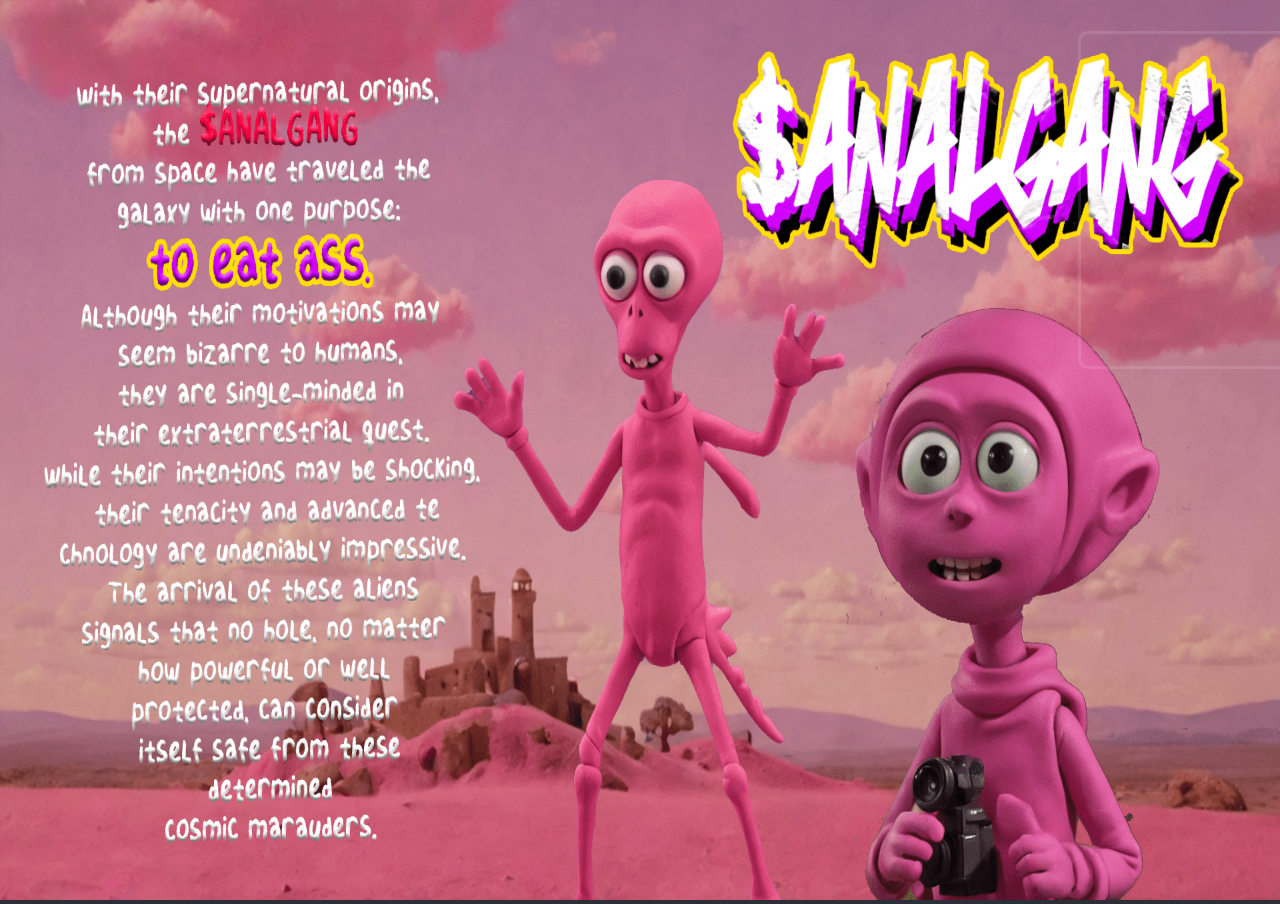
<file: page2.html>
<!DOCTYPE html>
<html lang="en">
  <head>
    <meta charset="UTF-8" />
    <meta name="viewport" content="width=device-width, initial-scale=1.0" />
    <link rel="stylesheet" href="/assets/css/style.css" />
    <title>$AnalGang</title>
  </head>
  <body>
    <div class="rotate-wrap">
      <h2>rotate your device</h2>
    </div>

    <img src="/assets/img/SITE_02.png" usemap="#image-map" />

    <a href="/page3.html">
      <div class="box" id="box1"></div>
    </a>

    <map name="image-map">
      <area
        id="area1"
        target=""
        alt=""
        title=""
        href=""
        coords="1078,31,1890,369"
        shape="rect"
      />
    </map>

    <script
      src="https://code.jquery.com/jquery-3.6.4.slim.min.js"
      integrity="sha256-a2yjHM4jnF9f54xUQakjZGaqYs/V1CYvWpoqZzC2/Bw="
      crossorigin="anonymous"
    ></script>
    <script src="/assets/js/rwdImageMaps.js"></script>
    <script>
      $(document).ready(function (e) {
        $("img[usemap]").rwdImageMaps();
      });
    </script>
    <script src="/assets/js/app.js"></script>
  </body>
</html>
</file>
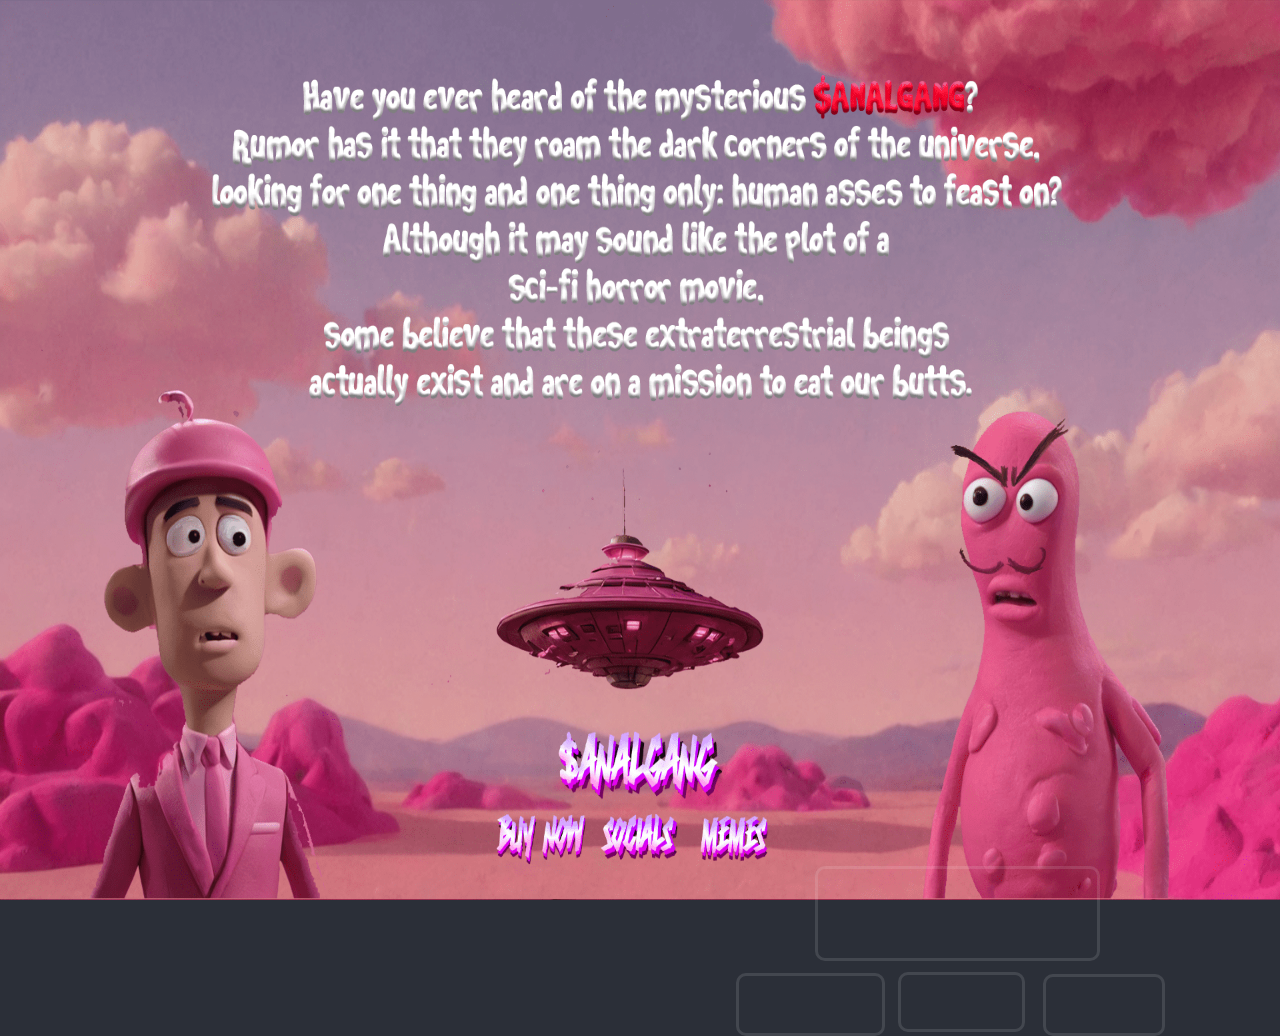
<file: page3.html>
<!DOCTYPE html>
<html lang="en">
  <head>
    <meta charset="UTF-8" />
    <meta name="viewport" content="width=device-width, initial-scale=1.0" />
    <link rel="stylesheet" href="/assets/css/style.css" />
    <title>$AnalGang</title>
  </head>
  <body>
    <div class="rotate-wrap">
      <h2>rotate your device</h2>
    </div>

    <img src="/assets/img/SITE_03.png" usemap="#image-map" />

    <a href="/page4.html">
      <div class="box" id="box1"></div>
    </a>
    <a href="/page5.html">
      <div class="box" id="box2"></div>
    </a>
    <a href="/page5.html">
      <div class="box" id="box3"></div>
    </a>
    <a href="/page6.html">
      <div class="box" id="box4"></div>
    </a>

    <map name="image-map">
      <area
        id="area1"
        target=""
        alt="logo"
        title="logo"
        href=""
        coords="815,866,1100,961"
        shape="rect"
      />
      <area
        id="area2"
        target=""
        alt="buy now"
        title="buy now"
        href=""
        coords="736,973,885,1036"
        shape="rect"
      />
      <area
        id="area3"
        target=""
        alt="socials"
        title="socials"
        href=""
        coords="898,972,1025,1032"
        shape="rect"
      />
      <area
        id="area4"
        target=""
        alt=""
        title=""
        href=""
        coords="1043,974,1165,1036"
        shape="rect"
      />
    </map>

    <script
      src="https://code.jquery.com/jquery-3.6.4.slim.min.js"
      integrity="sha256-a2yjHM4jnF9f54xUQakjZGaqYs/V1CYvWpoqZzC2/Bw="
      crossorigin="anonymous"
    ></script>
    <script src="/assets/js/rwdImageMaps.js"></script>
    <script>
      $(document).ready(function (e) {
        $("img[usemap]").rwdImageMaps();
      });
    </script>
    <script src="/assets/js/app.js"></script>
  </body>
</html>
</file>
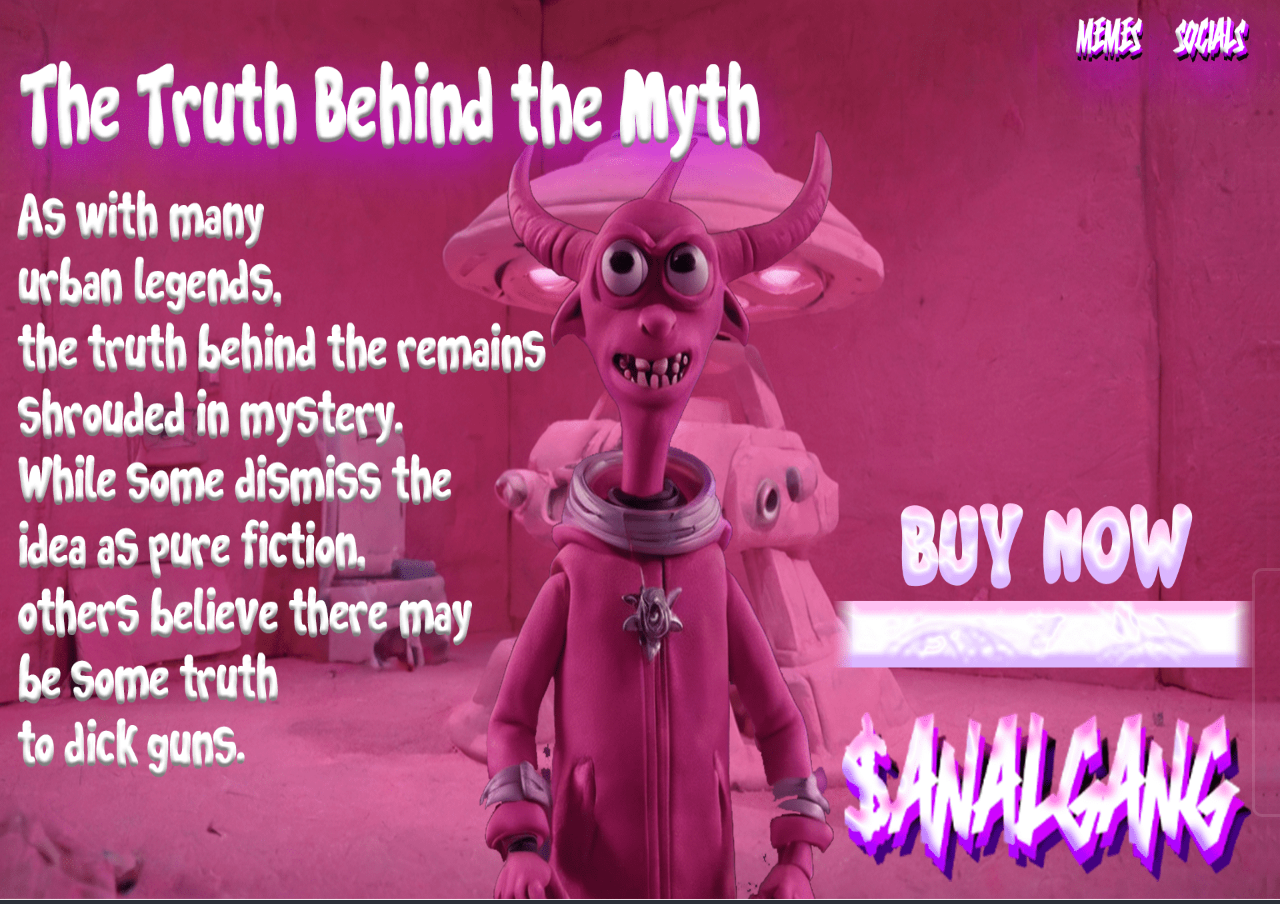
<file: page4.html>
<!DOCTYPE html>
<html lang="en">
  <head>
    <meta charset="UTF-8" />
    <meta name="viewport" content="width=device-width, initial-scale=1.0" />
    <link rel="stylesheet" href="/assets/css/style.css" />
    <title>$AnalGang</title>
  </head>
  <body>
    <div class="rotate-wrap">
      <h2>rotate your device</h2>
    </div>

    <img src="/assets/img/SITE_04.png" usemap="#image-map" />

    <a href="/page6.html">
      <div class="box" id="box1"></div>
    </a>
    <a href="/page5.html">
      <div class="box" id="box2"></div>
    </a>
    <a href="#">
      <div class="box" id="box3"></div>
    </a>

    <map name="image-map">
      <area
        id="area1"
        target=""
        alt="memes"
        title="memes"
        href=""
        coords="1604,8,1714,80"
        shape="rect"
      />
      <area
        id="area2"
        target=""
        alt="socials"
        title="socials"
        href=""
        coords="1745,12,1879,83"
        shape="rect"
      />
      <area
        id="area3"
        target=""
        alt="buy"
        title="buy"
        href=""
        coords="1252,568,1895,817"
        shape="rect"
      />
    </map>

    <script
      src="https://code.jquery.com/jquery-3.6.4.slim.min.js"
      integrity="sha256-a2yjHM4jnF9f54xUQakjZGaqYs/V1CYvWpoqZzC2/Bw="
      crossorigin="anonymous"
    ></script>
    <script src="/assets/js/rwdImageMaps.js"></script>
    <script>
      $(document).ready(function (e) {
        $("img[usemap]").rwdImageMaps();
      });
    </script>
    <script src="/assets/js/app.js"></script>
  </body>
</html>
</file>
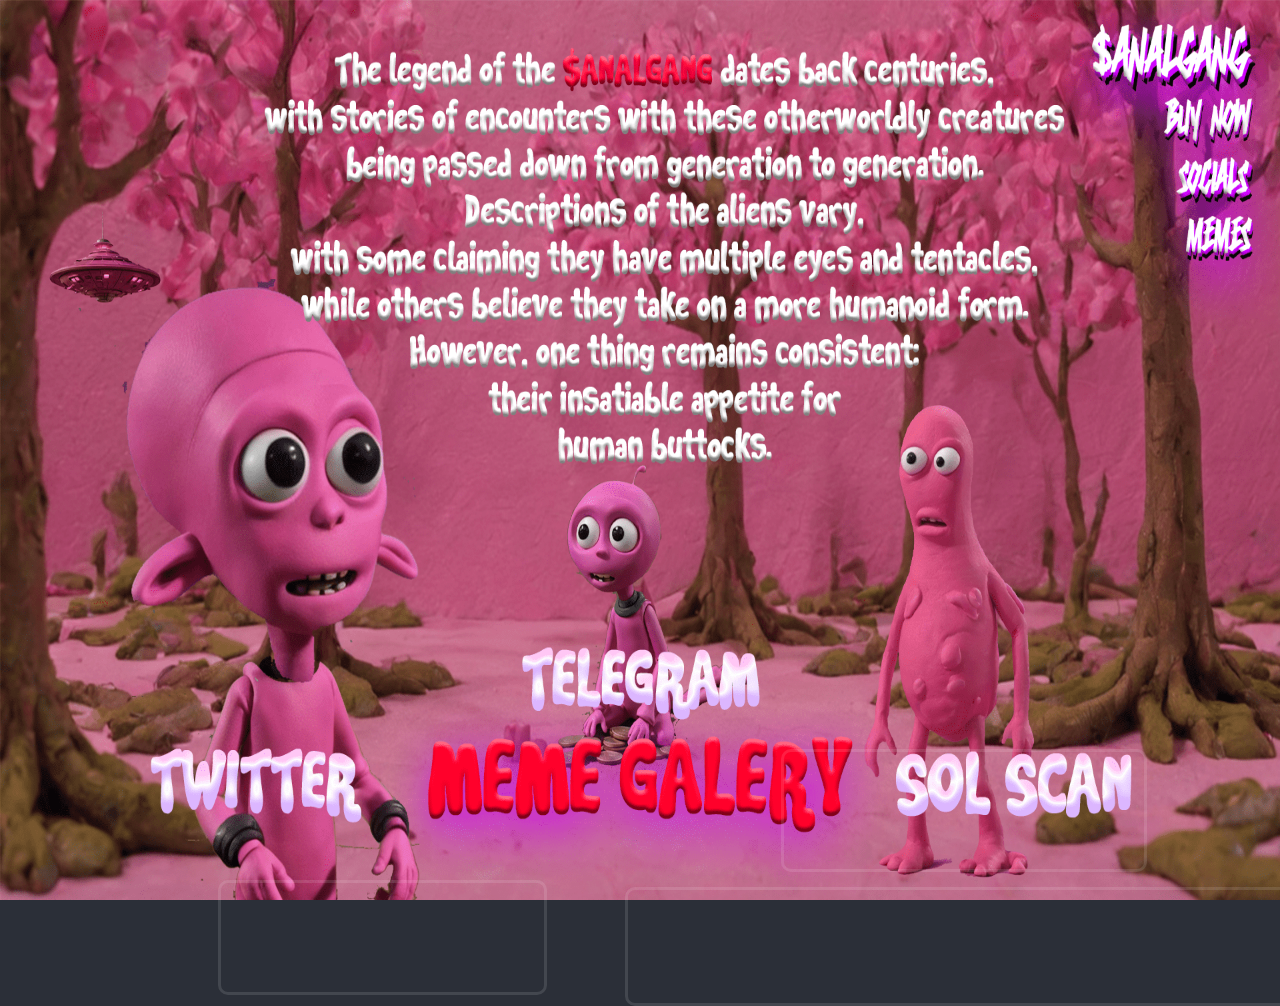
<file: page5.html>
<!DOCTYPE html>
<html lang="en">
  <head>
    <meta charset="UTF-8" />
    <meta name="viewport" content="width=device-width, initial-scale=1.0" />
    <link rel="stylesheet" href="/assets/css/style.css" />
    <title>$AnalGang</title>
  </head>
  <body>
    <div class="rotate-wrap">
      <h2>rotate your device</h2>
    </div>

    <img src="/assets/img/SITE_05.png" usemap="#image-map" />

    <a href="/page4.html">
      <div class="box" id="box1"></div>
    </a>
    <a href="/page5.html">
      <div class="box" id="box2"></div>
    </a>
    <a href="/page6.html">
      <div class="box" id="box3"></div>
    </a>
    <a href="https://t.me/analgangsolportal">
      <div class="box" id="box4"></div>
    </a>
    <a href="https://x.com/analgangsol/">
      <div class="box" id="box5"></div>
    </a>
    <a href="/page6.html">
      <div class="box" id="box6"></div>
    </a>
    <a href="/#">
      <div class="box" id="box7"></div>
    </a>

    <map name="image-map">
      <area
        id="area1"
        target=""
        alt="buy now"
        title="buy now"
        href=""
        coords="1741,103,1885,168"
        shape="rect"
      />
      <area
        id="area2"
        target=""
        alt="socials"
        title="socials"
        href=""
        coords="1756,184,1885,237"
        shape="rect"
      />
      <area
        id="area3"
        target=""
        alt="memes"
        title="memes"
        href=""
        coords="1750,252,1880,310"
        shape="rect"
      />
      <area
        id="area4"
        target="https://t.me/analgangportal"
        alt="telegram"
        title="telegram"
        href=""
        coords="781,749,1147,872"
        shape="rect"
      />
      <area
        id="area5"
        target=""
        alt="twitter"
        title="twitter"
        href="https://x.com/analgangsol"
        coords="218,880,547,995"
        shape="rect"
      />
      <area
        id="area6"
        target=""
        alt="meme gallery"
        title="meme gallery"
        href=""
        coords="625,887,1293,1006"
        shape="rect"
      />
      <area
        id="area7"
        target=""
        alt="solscan"
        title="solscan"
        href=""
        coords="1324,892,1733,1000"
        shape="rect"
      />
    </map>

    <script
      src="https://code.jquery.com/jquery-3.6.4.slim.min.js"
      integrity="sha256-a2yjHM4jnF9f54xUQakjZGaqYs/V1CYvWpoqZzC2/Bw="
      crossorigin="anonymous"
    ></script>
    <script src="/assets/js/rwdImageMaps.js"></script>
    <script>
      $(document).ready(function (e) {
        $("img[usemap]").rwdImageMaps();
      });
    </script>
    <script src="/assets/js/app.js"></script>
  </body>
</html>
</file>
<file: assets/css/style.css>
* {
    margin: 0;
    padding: 0;
    box-sizing: border-box;
}

.hide {
    display: none !important;
}

body {
    overflow-x: hidden;
    font-family: 'Segoe UI', Tahoma, Geneva, Verdana, sans-serif;
    background-color: #2B2F38;
    height: 100dvh;
}


img {
    width: 100%;
    height: 100%;
}

.box {
    position: absolute;
    border: 3px solid rgba(255, 255, 255, 0.169);
    animation-name: blink;
    animation-duration: 1s;
    animation-iteration-count: infinite;
    animation-timing-function: ease;
    animation-direction: alternate;
    z-index: 10;
    opacity: .7;
    border-radius: 10px;
    cursor: pointer;
}

video {
    width: 100%;
    height: 100%;
    object-fit: fill;
    background-color: #000;
}

.overlay {
    position: absolute;
    top: 0;
    left: 0;
    width: 100%;
    height: 100%;
}

.preloader {
    position: absolute;
    top: 0;
    left: 0;
    width: 100%;
    height: 100%;
    z-index: 1000;
}

.preloader video,
.preloader .button-wrap {
    position: absolute;
}

.button-wrap {
    width: 100%;
    height: 100%;
    display: flex;
    align-items: center;
    justify-content: center;
    z-index: 10;
    background-color: #973B75;
}

.button-wrap button {
    width: 15em;
    height: 4em;
    padding: 1em;
    font-weight: bold;
    text-transform: uppercase;
    border: none;
    outline: none;
    font-family: 'Segoe UI', Tahoma, Geneva, Verdana, sans-serif;
    border-radius: 10px;
    background-color: #020202;
    color: #fff6fc;
    animation-name: rise;
    animation-duration: 1s;
    animation-iteration-count: infinite;
    animation-direction: alternate;
    cursor: pointer;
}

.rotate-wrap {
    position: absolute;
    z-index: 100000;
    width: 100%;
    height: 100%;
    background-color: #973B75;
    justify-content: center;
    align-items: center;
    display: none !important;
}

.rotate-wrap h2 {
    color: #fff;
    text-transform: uppercase;
    animation-name: roll;
    animation-duration: 2s;
    animation-iteration-count: infinite;
    animation-timing-function: ease;
}

@keyframes roll {
    from {
        transform: rotate(0deg);
    }

    to {
        transform: rotate(-90deg);
    }
}

@keyframes rise {
    from {
        transform: scale(1);
    }

    to {
        transform: scale(1.03);
    }
}

@keyframes blink {
    from {
        opacity: .7;
        transform: scale(1);
    }

    to {
        opacity: 0.4;
        transform: scale(1.1);
    }
}

@media screen and (max-width: 480px) {
    .rotate-wrap {
        display: flex !important;
    }

    img {
        height: 100vh;
    }
}
</file>
